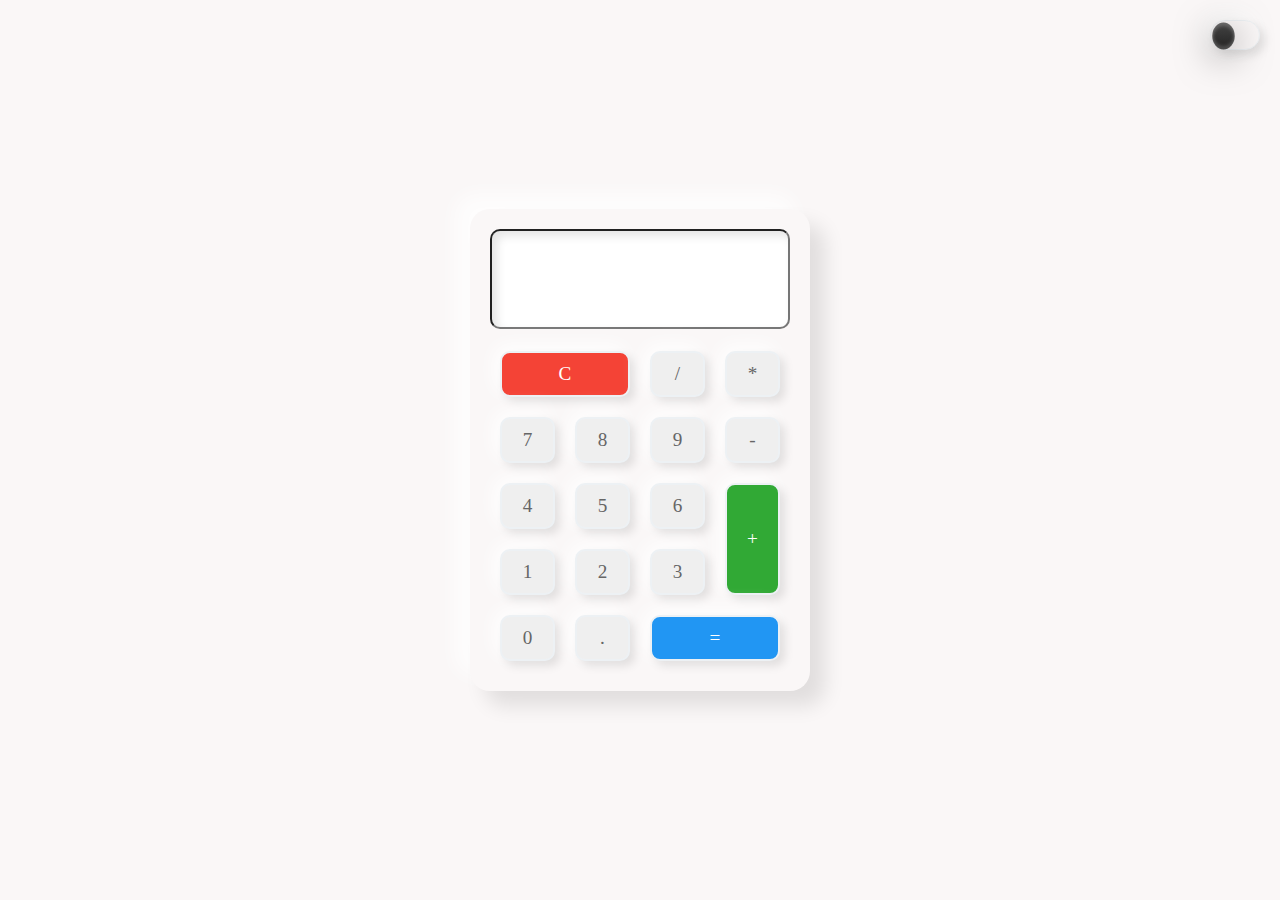
<file: index.html>
<html>

<head>
  <meta charset="utf-8">
  <meta name="viewport" content="width=device-width">
  <title>Calculate me! - A calculator made my me</title>
  <link href="cal.css" rel="stylesheet" type="text/css" />
</head>

<body>
  <div class="togglebtn">
    <i class="indicator"></i>
  </div>
  <div class="calculator">
    <div class="row">
      <input class="input" type="text"/>
    </div>
    <div class="row">
      <button class="button" id="clear" >C</button>
      <button class="button">/</button>
      <button class="button">*</button>
    </div>
    <div class="row"> 
      <button class="button">7</button>
      <button class="button">8</button>
      <button class="button">9</button>
      <button class="button">-</button>
    </div>
    <div class="row">
      <button class="button">4</button>
      <button class="button">5</button>
      <button class="button">6</button>
      <button class="button" id="plus">+</button>
      <button class="button">1</button>
      <button class="button">2</button>
      <button class="button">3</button>
      <button class="button">0</button>
      <button class="button">.</button>
      <button class="button" id="equal">=</button> 
    </div>
  </div>
  <script src="cal.js"></script>
</body>

</html>
</file>
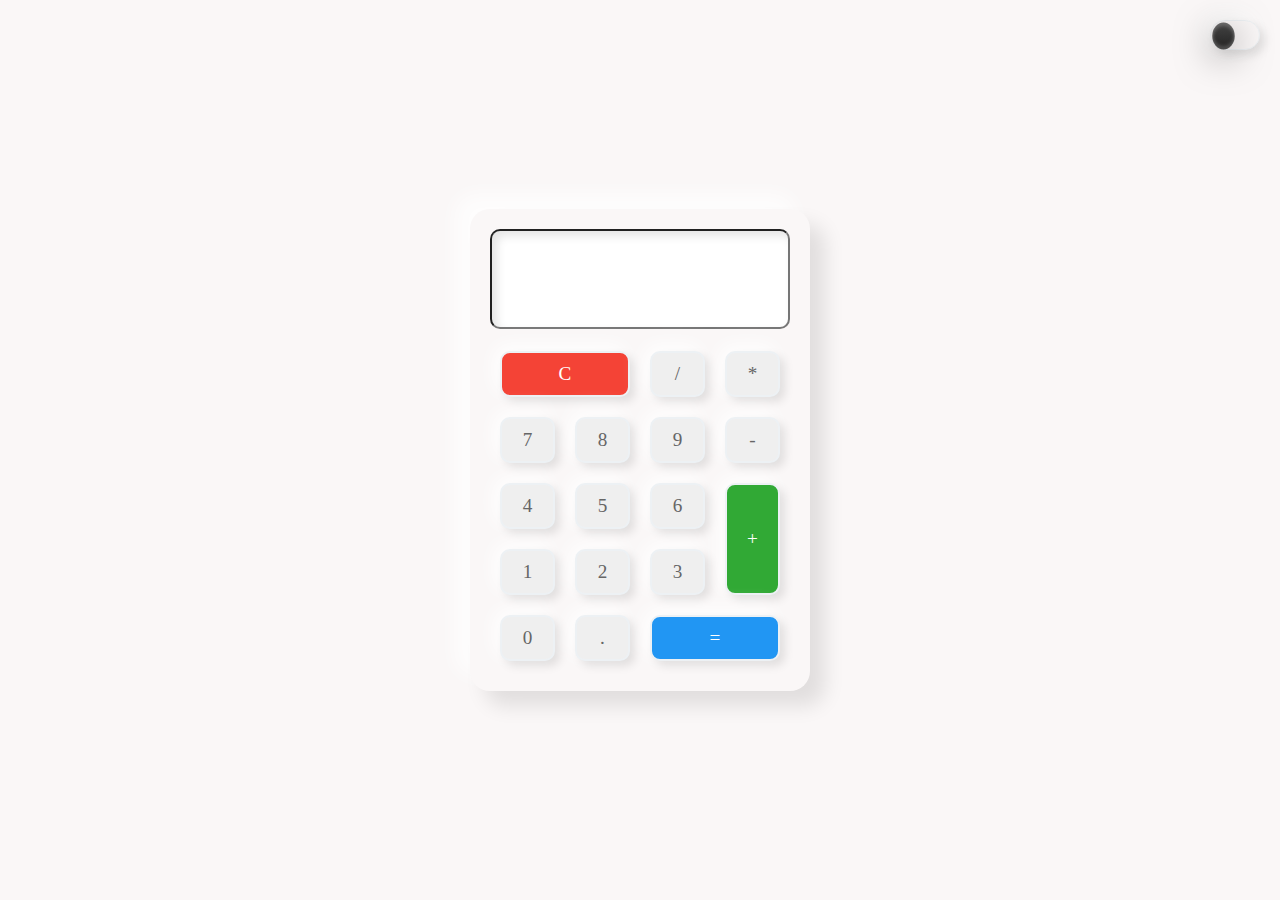
<file: cal.html>
<!DOCTYPE html>
<html>

<head>
  <meta charset="utf-8">
  <meta name="viewport" content="width=device-width">
  <title>Calculate me! - A calculator made my me</title>
  <link href="cal.css" rel="stylesheet" type="text/css" />
</head>

<body>
  <div class="togglebtn">
    <i class="indicator"></i>
  </div>
  <div class="calculator">
    <div class="row">
      <input class="input" type="text"/>
    </div>
    <div class="row">
      <button class="button" id="clear" >C</button>
      <button class="button">/</button>
      <button class="button">*</button>
    </div>
    <div class="row"> 
      <button class="button">7</button>
      <button class="button">8</button>
      <button class="button">9</button>
      <button class="button">-</button>
    </div>
    <div class="row">
      <button class="button">4</button>
      <button class="button">5</button>
      <button class="button">6</button>
      <button class="button" id="plus">+</button>
      <button class="button">1</button>
      <button class="button">2</button>
      <button class="button">3</button>
      <button class="button">0</button>
      <button class="button">.</button>
      <button class="button" id="equal">=</button> 
    </div>
  </div>
  <script src="cal.js"></script>
</body>

</html>
</file>
<file: cal.css>
*{
  margin: 0;
  padding: 0;
  box-sizing: border-box;
  font-family: consolas;
}
body{
  display: flex;
  justify-content: center;
  align-items: center;
  min-height: 100vh;
  background: rgb(250, 247, 247);
}
.dark{
  background: #282c2f;
}
.calculator{
  position: relative;
  width: 340px;
  padding: 20px;
  border-radius: 20px;
  box-shadow: 15px 15px 20px rgba(0,0,0,0.1),-15px -15px 20px rgba(255, 255, 255, 0.733);
  cursor: pointer;
}
.dark .calculator{
  background: #2c3033;
  box-shadow: 15px 15px 20px rgba(0,0,0,0.1),-15px -15px 20px rgba(23, 20, 20, 0.1);
  
}
.row{
  display: grid;
  grid-template-columns: repeat(4,1fr);
  grid-auto-rows: minmax(50px,auto);
}
.input{
  position: relative;
  grid-column: span 4;
  user-select: none;
  overflow: none;
  width: 100%;
  text-align: end;
  color: blueviolet;
  height: 100px;
  line-height: 100px;
  box-shadow: inset 5px 5px 10px rgba(0,0,0,0.1),
  inset -5px -5px 20px #fff;
  border-radius: 10px;
  margin-bottom: 12px;
  padding: 0px 20px;
  font-size: 20px;
  font-weight: 500;
}
.dark .input{
  color: rgb(221, 71, 71);
  background-color: #33393e;
  box-shadow: inset 15px 15px 20px rgba(0,0,0,0.5),-15px -15px 20px rgba(255, 255, 255, 0.1);
}
.button{
  position: relative;
  padding: 10px;
  box-shadow: 5px 5px 10px rgba(0,0,0,0.1),-5px -5px 20px #fff;
  margin: 10px;
  user-select: none;
  min-width: 40px;
  display: flex;
  justify-content: center;
  align-items: center;
  font-size: 1.2rem;
  color: #666;
  border: 2px solid #edf1f4;
  border-radius: 10px;
}
.dark .button{
  color: rgb(241, 237, 237);
  border: 2px solid #333;
  background-color: #33393e;
  box-shadow: inset 5px 5px 10px rgba(0,0,0,0.25),inset -5px -5px 10px rgba(255, 255, 255, 0.1);

}

.button:active{
  box-shadow: 5px 5px 10px rgba(0,0,0,0.1),inset -5px -5px 20px #fff;
  color: #f44336;

}
.dark .button:active{ 
  box-shadow: inset 5px 5px 10px rgba(0,0,0,0.25),-5px -5px 10px rgba(255, 255, 255, 0.1);
}
#clear{
  grid-column: span 2;
  background: #f44336;
  color: #fff;
  border: 2px solid #edf1f4;
}
#plus{
  grid-area: 1/4/3/4;
  background: #31a935;
  color: #fff;
  border: 2px solid #edf1f4;
}
#equal{
  grid-column: span 2;
  background: #2196f3;
  color: #fff;
  border: 2px solid #edf1f4;
}
.dark #clear,
.dark #equal,
.dark #plus{
    border: 2px solid #333;
    box-shadow: 5px 5px 10px rgba(0,0,0,0.1),
    -5px -5px 10px #333,
    inset 5px 5px 10px rgba(0,0,0,0.1);
}
.togglebtn{
  position: fixed;
  top: 20px;
  right: 20px;
  width: 50px;
  height: 30px;
  background: rgb(250, 247, 247);
  box-shadow: 5px 5px 10px rgba(0,0,0,0.1),-5px -5px 20px #fff;
  color: #666;
  border: 1px solid #edf1f4;
  border-radius: 15px;
  transition: 0.5s;
}
.dark .togglebtn{
  border: 1px solid #33393e;
  background-color: #33393e;
  box-shadow: inset 5px 5px 10px rgba(0,0,0,0.25),inset -5px -5px 10px rgba(255, 255, 255, 0.1);

}
.togglebtn .indicator{
  position: absolute;
  left: 0;
  top: 0;
  width:25px;
  height: 30px;
  background: linear-gradient(to bottom,#444,#222);
  border-radius: 50%;
  transform: scale(0.9);
  box-shadow: 0 8px 40px rgba(0,0,0,0.5),
              inset 0 4px 4px rgba(255, 255, 255, 0.2),
              inset 0 -4px 4px rgba(255, 255, 255, 0.2);
  transition: 0.5s;
}
.togglebtn.dark .indicator{
  left:25px;
  background: linear-gradient(to bottom,rgb(144, 140, 140),rgb(239, 242, 246));
    
}
</file>
